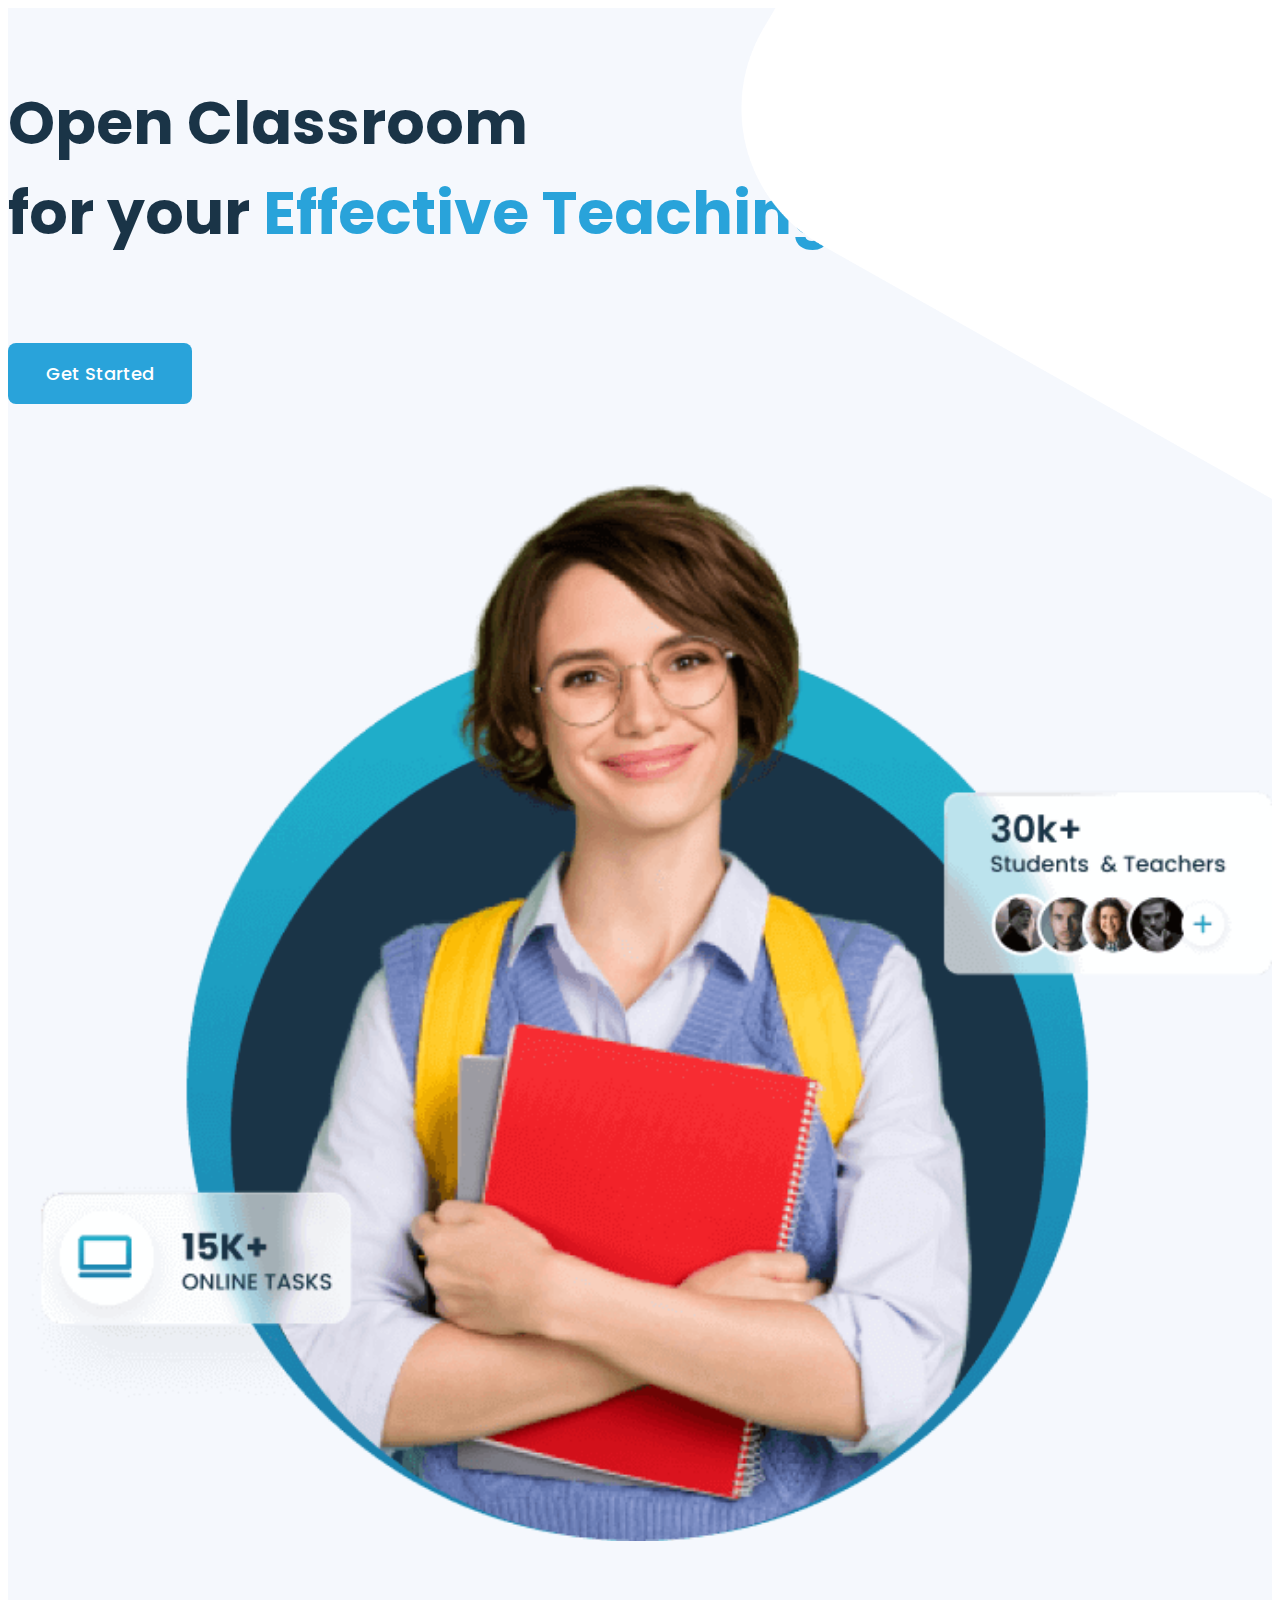
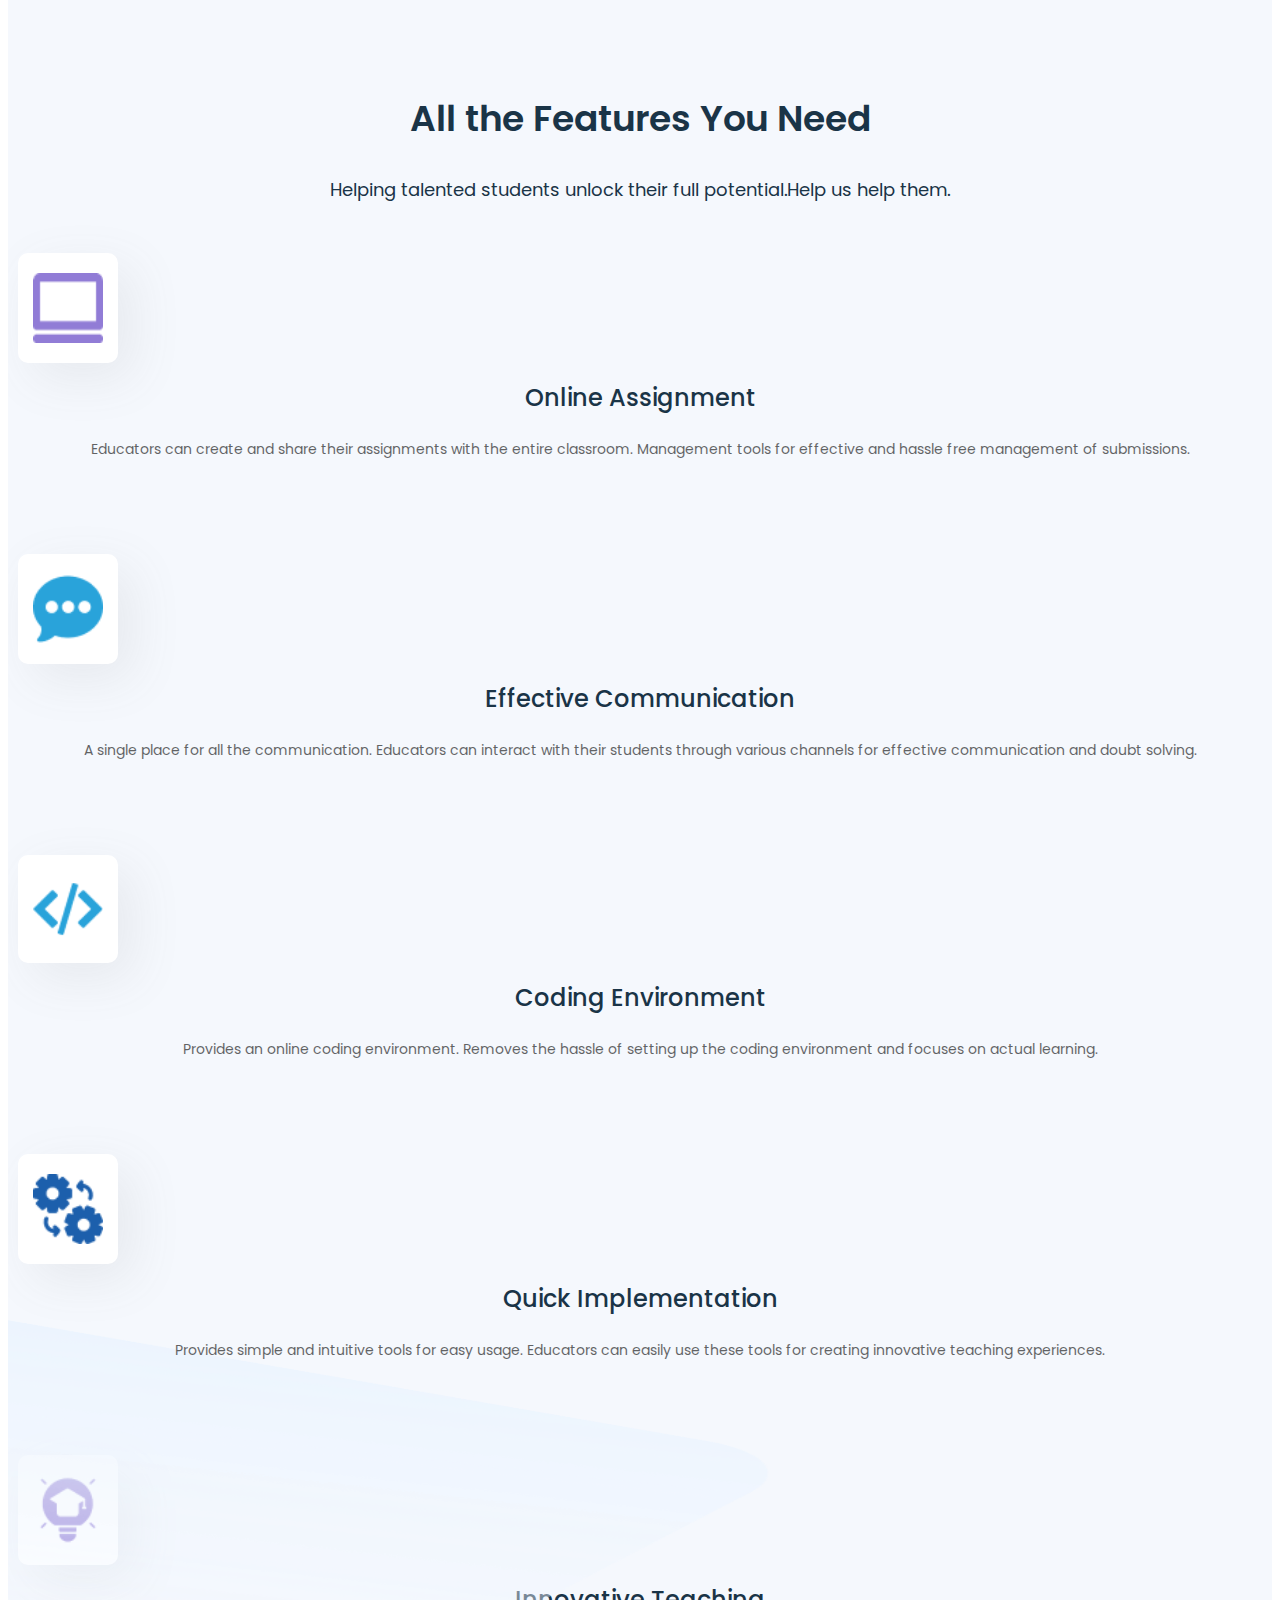
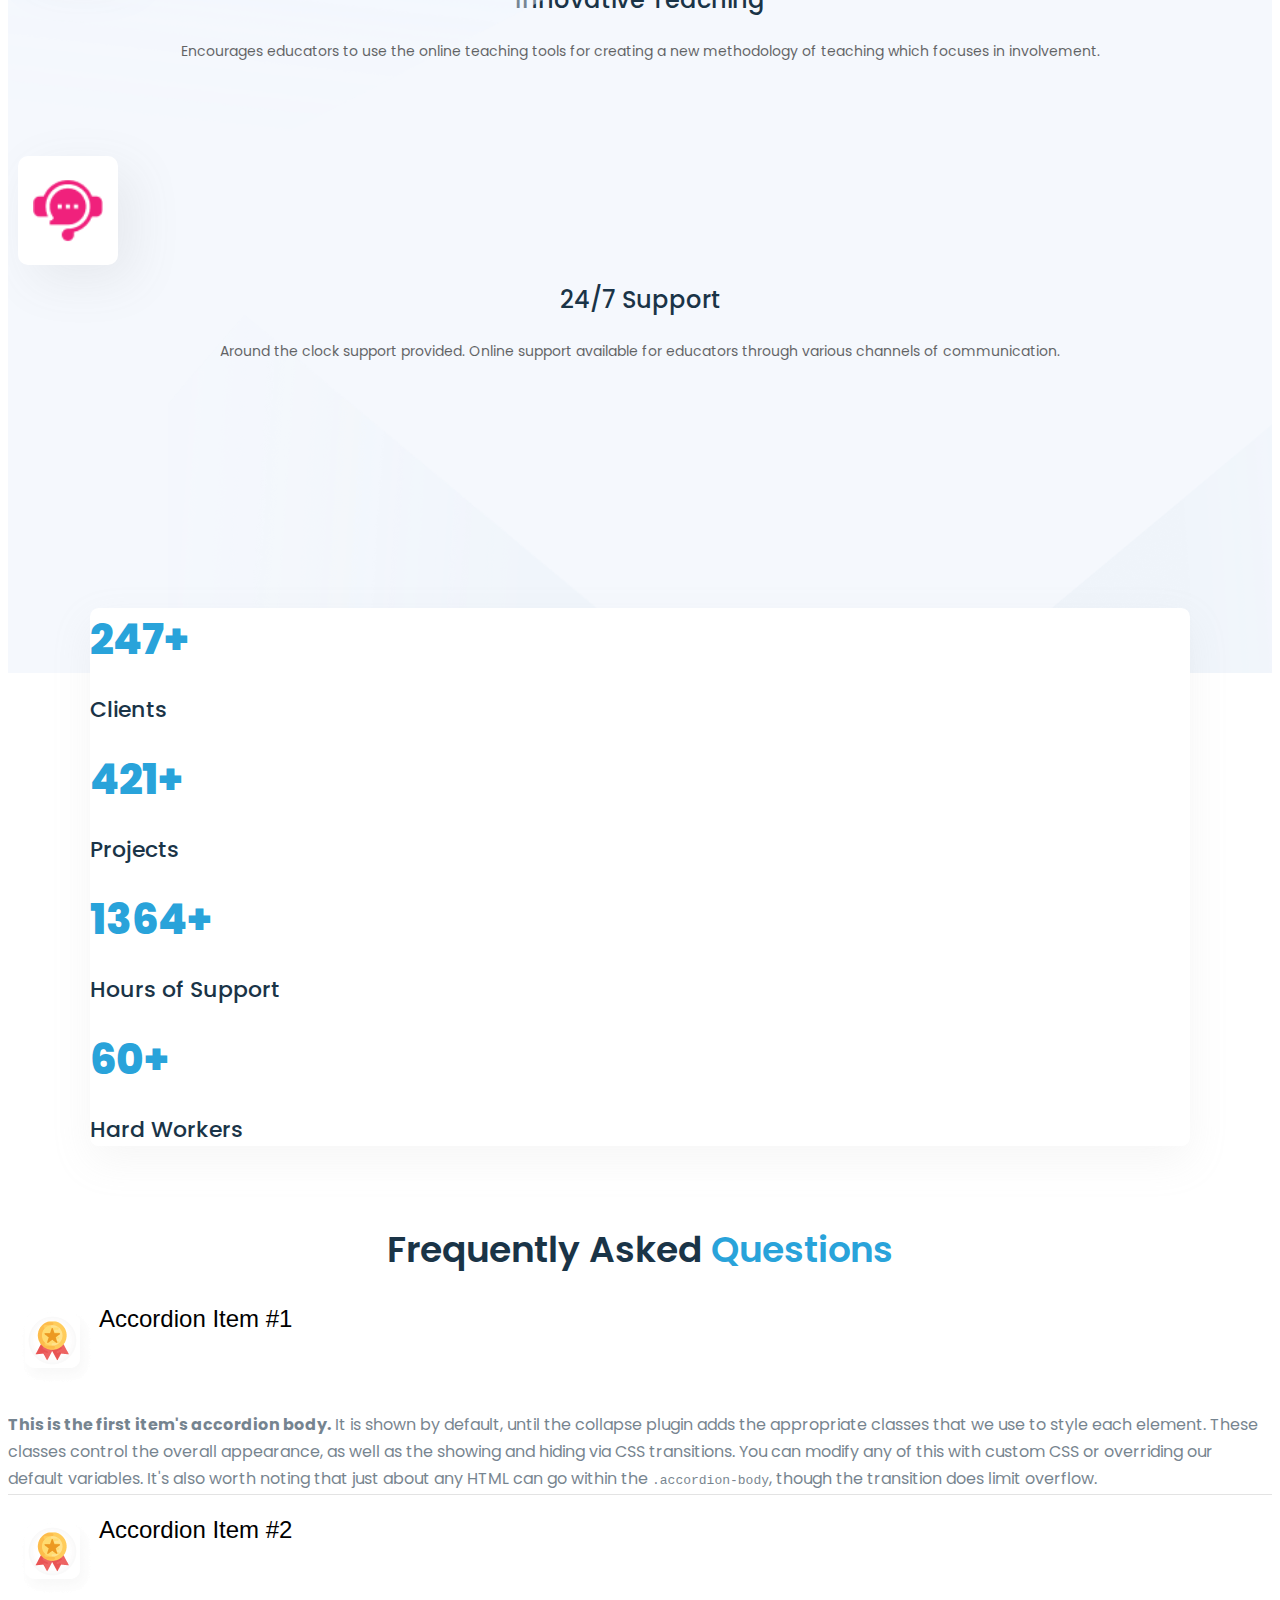
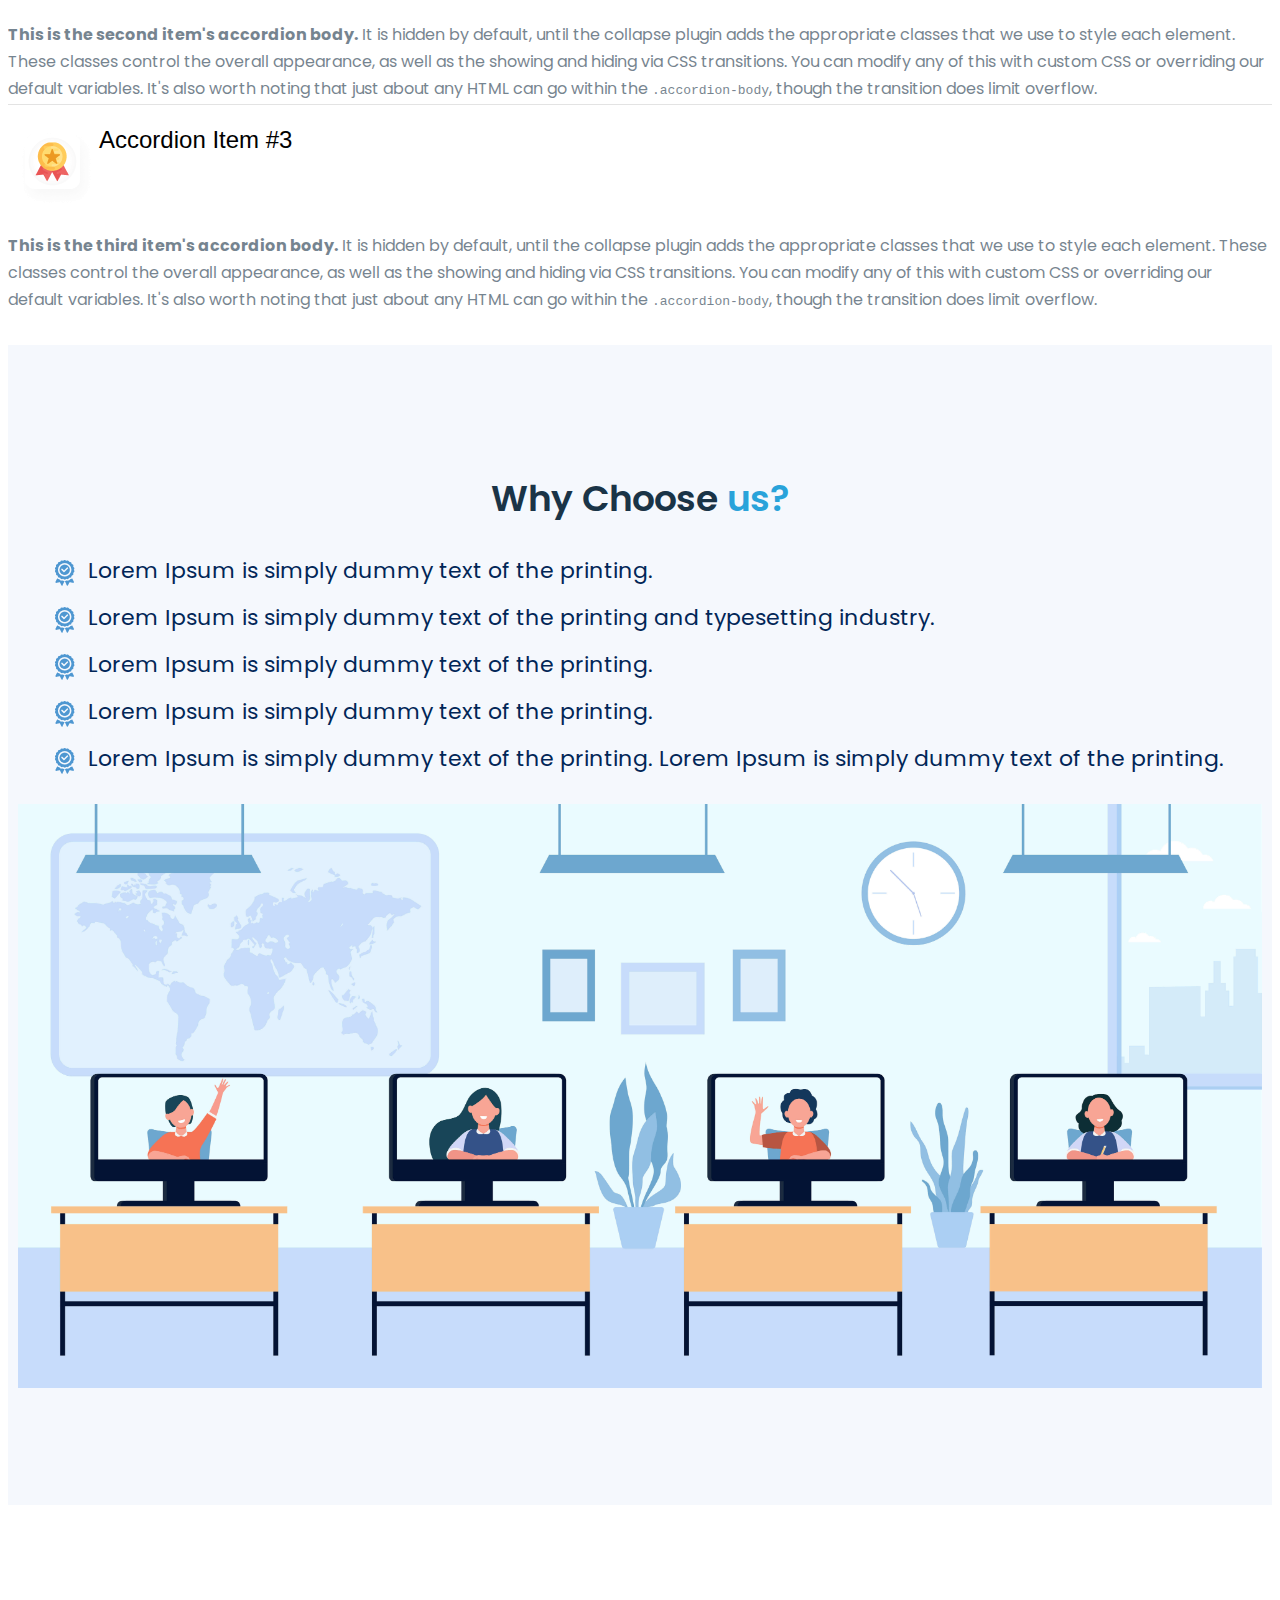
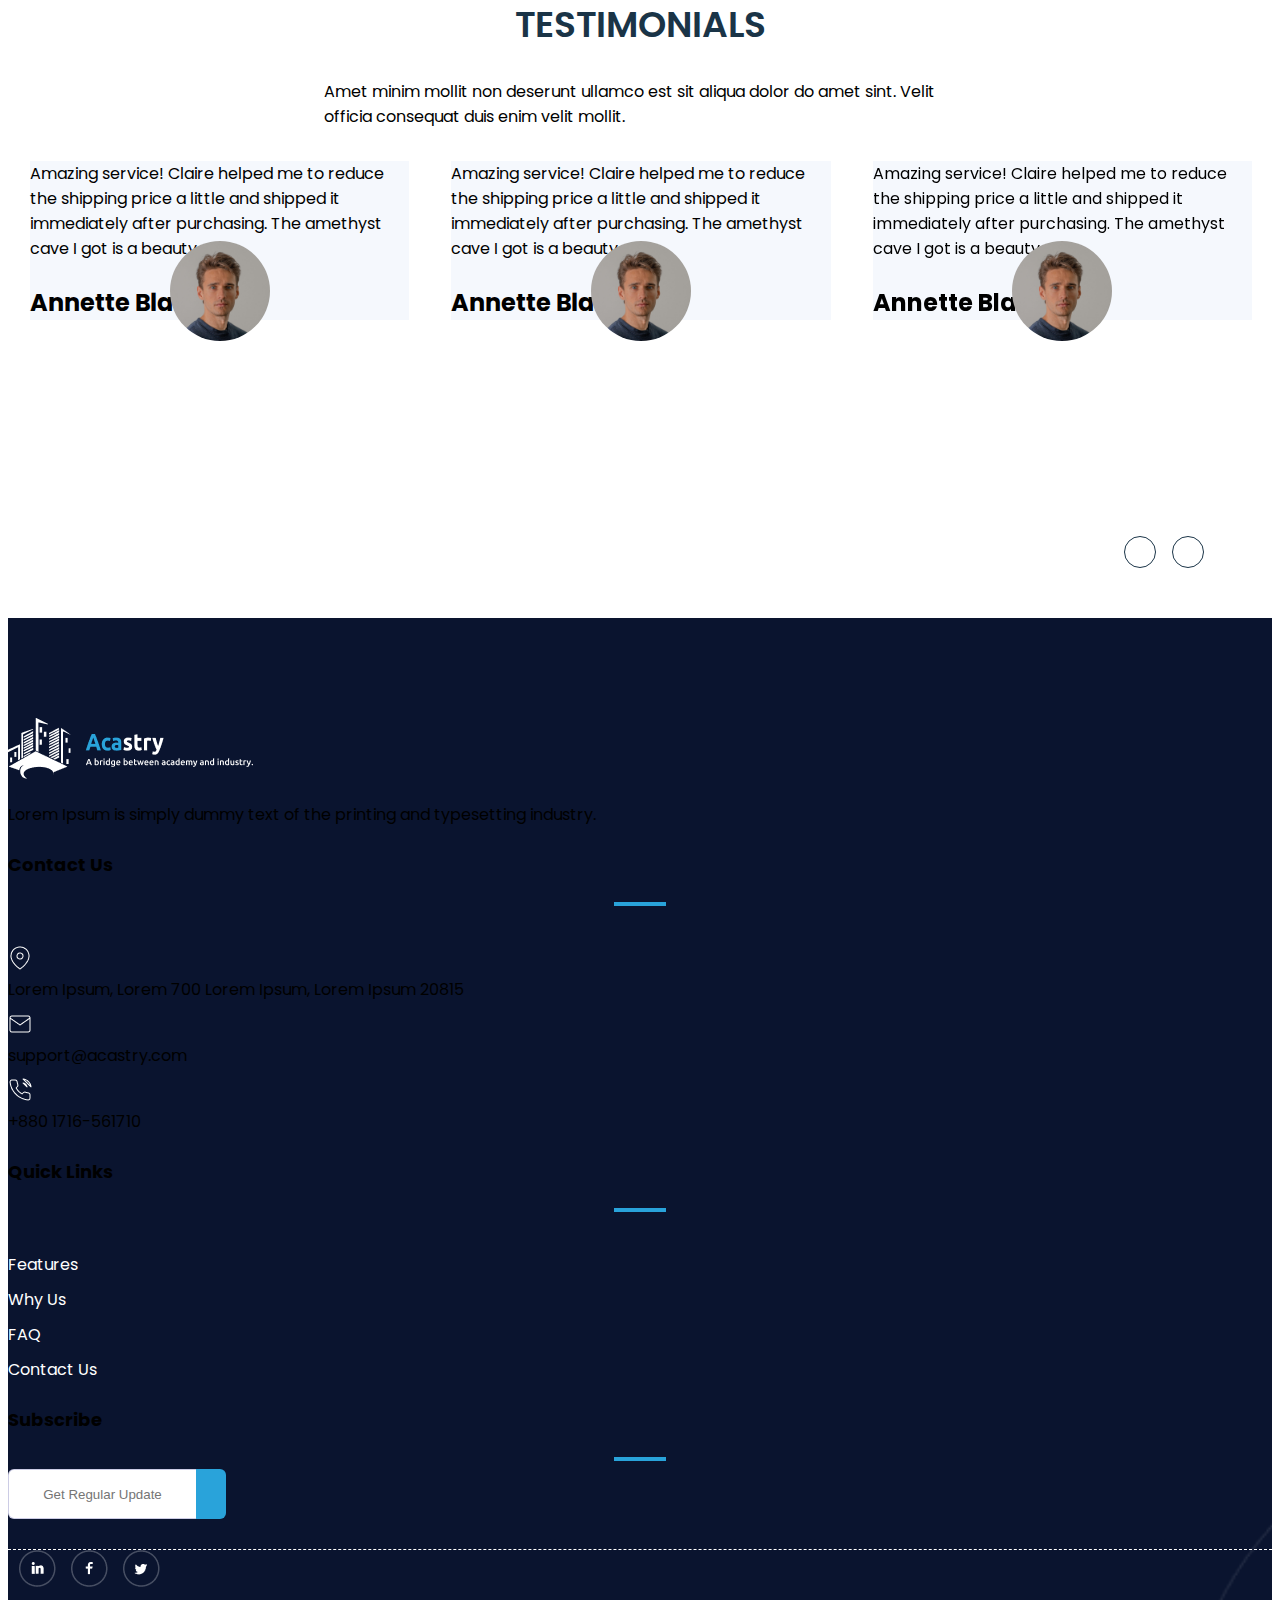
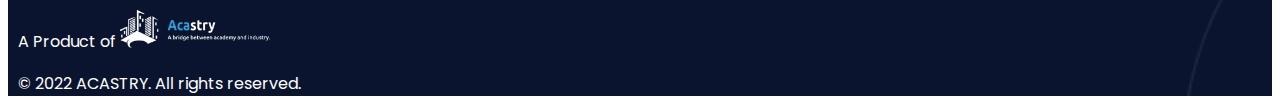
<file: classroom.html>
<!DOCTYPE html>
<html lang="en">

<head>
    <!-- Required meta tags -->
    <meta charset="utf-8" />
    <meta name="viewport" content="width=device-width, initial-scale=1" />

    <!-- Bootstrap CSS -->
    <link href="https://cdn.jsdelivr.net/npm/bootstrap@5.1.3/dist/css/bootstrap.min.css" rel="stylesheet"
        integrity="sha384-1BmE4kWBq78iYhFldvKuhfTAU6auU8tT94WrHftjDbrCEXSU1oBoqyl2QvZ6jIW3" crossorigin="anonymous" />
    <link rel="stylesheet" href="https://cdnjs.cloudflare.com/ajax/libs/font-awesome/6.1.1/css/all.min.css"
        integrity="sha512-KfkfwYDsLkIlwQp6LFnl8zNdLGxu9YAA1QvwINks4PhcElQSvqcyVLLD9aMhXd13uQjoXtEKNosOWaZqXgel0g=="
        crossorigin="anonymous" referrerpolicy="no-referrer" />
    <link rel="stylesheet" href="https://cdnjs.cloudflare.com/ajax/libs/font-awesome/5.15.4/css/all.min.css"
        integrity="sha512-KfkfwYDsLkIlwQp6LFnl8zNdLGxu9YAA1QvwINks4PhcElQSvqcyVLLD9aMhXd13uQjoXtEKNosOWaZqXgel0g=="
        crossorigin="anonymous" referrerpolicy="no-referrer" />

    <!-- owl carousel link -->
    <script src="https://code.jquery.com/jquery-3.6.0.min.js"
        integrity="sha256-/xUj+3OJU5yExlq6GSYGSHk7tPXikynS7ogEvDej/m4=" crossorigin="anonymous"></script>
    <script src="https://cdnjs.cloudflare.com/ajax/libs/OwlCarousel2/2.3.4/owl.carousel.min.js"
        integrity="sha512-bPs7Ae6pVvhOSiIcyUClR7/q2OAsRiovw4vAkX+zJbw3ShAeeqezq50RIIcIURq7Oa20rW2n2q+fyXBNcU9lrw=="
        crossorigin="anonymous" referrerpolicy="no-referrer"></script>
    <link rel="stylesheet" href="https://cdnjs.cloudflare.com/ajax/libs/OwlCarousel2/2.3.4/assets/owl.carousel.min.css"
        integrity="sha512-tS3S5qG0BlhnQROyJXvNjeEM4UpMXHrQfTGmbQ1gKmelCxlSEBUaxhRBj/EFTzpbP4RVSrpEikbmdJobCvhE3g=="
        crossorigin="anonymous" referrerpolicy="no-referrer" />


    <link rel="preconnect" href="https://fonts.googleapis.com">
    <link rel="preconnect" href="https://fonts.gstatic.com" crossorigin>
    <link href="https://fonts.googleapis.com/css2?family=Poppins&display=swap" rel="stylesheet">
    <link rel="stylesheet" href="assets/css/tawsifcss.css" />

    <title>Classroom</title>
</head>

<body>
    <!-- hero section starts -->
    <section class="classroom-hero-section">
        <div class="container container-fluid">
            <div class="row align-items-center justify-content-center">
                <div class="col-md-6 col-sm-12 mx-auto ">
                    <h1 class="tag-line">
                        Open Classroom <br />
                        for your <span>Effective Teaching!</span>
                    </h1>
                    <a id="get-started" href="#">Get Started</a>

                </div>
                <div class="col-md-6 col-sm-12 mx-auto model">
                    <img class="" src="assets/images/model.png" alt="">
                </div>
            </div>
        </div>
        <div class="rectangle-white">
            <img src="assets/images/rectangle-243.png" alt="">
        </div>
    </section>
    <!-- hero section ends -->

    <!-- features-section-starts -->
    <section class="classroom-features-section">
        <h2 class="tagline">All the Features You Need</h2>
        <p class="sub-tagline">Helping talented students unlock their full potential.Help us help them. </p>

        <div class="container container-fluid">
            <div class="row row-cols-1 row-cols-md-3 g-2">
                <div class="col">
                    <div class="card h-100">
                        <img src="assets/images/online-assignment-icon.png" class="card-img-top mx-auto p-3" alt="...">
                        <div class="card-body">
                            <h3 class="card-title">Online Assignment</h3>
                            <p class="card-text card-p">
                                Educators can create and share their
                                assignments with the entire classroom. Management tools for effective and
                                hassle free management of submissions.
                            </p>
                        </div>
                    </div>
                </div>
                <div class="col">
                    <div class="card h-100">
                        <img src="assets/images/effective-comm-icon.png" class="card-img-top mx-auto p-3" alt="...">
                        <div class="card-body">
                            <h3 class="card-title">Effective Communication</h3>
                            <p class="card-text card-p">
                                A single place for all the communication. Educators can interact with their students
                                through various channels for effective communication and doubt solving.
                            </p>
                        </div>
                    </div>
                </div>
                <div class="col">
                    <div class="card h-100">
                        <img src="assets/images/code-env-icon.png" class="card-img-top mx-auto p-3" alt="...">
                        <div class="card-body">
                            <h3 class="card-title">Coding Environment</h3>
                            <p class="card-text card-p">
                                Provides an online coding environment. Removes the hassle of setting up the coding
                                environment and focuses on actual learning.
                            </p>
                        </div>
                    </div>
                </div>
                <div class="col">
                    <div class="card h-100">
                        <img src="assets/images/quick-implementation-icon.png" class="card-img-top mx-auto p-3"
                            alt="...">
                        <div class="card-body">
                            <h3 class="card-title">Quick Implementation</h3>
                            <p class="card-text card-p">
                                Provides simple and intuitive tools for easy usage. Educators can easily use these tools
                                for creating innovative teaching experiences.
                            </p>
                        </div>
                    </div>
                </div>
                <div class="col">
                    <div class="card h-100">
                        <img src="assets/images/innovation-icon.png" class="card-img-top mx-auto p-3" alt="...">
                        <div class="card-body">
                            <h3 class="card-title">Innovative Teaching</h3>
                            <p class="card-text card-p">
                                Encourages educators to use the online teaching tools for creating a new methodology of
                                teaching which focuses in involvement.
                            </p>
                        </div>
                    </div>
                </div>
                <div class="col">
                    <div class="card h-100">
                        <img src="assets/images/support1.png" class="card-img-top mx-auto p-3" alt="...">
                        <div class="card-body">
                            <h3 class="card-title">24/7 Support</h3>
                            <p class="card-text card-p">
                                Around the clock support provided. Online support available for educators through
                                various channels of communication.
                            </p>
                        </div>
                    </div>
                </div>
            </div>
        </div>

        <div class="rectangle1">
            <img src="assets/images/rectangle245.png" alt="">
        </div>
        <div class="rectangle2">
            <img src="assets/images/rectangle246.png" alt="">
        </div>

        <div class="rectangle3">
            <img src="/assets/images/rectangle247.png" alt="">
        </div>
    </section>
    <!-- features-section-ends -->
    <!-- faq section starts -->

    <section class="faq-section">
        <div class="statistics-container">
            <div class="row row-cols-1 row-cols-md-4 g-4 text-center align-items-center">
                <div class="col">
                    <h2 class="statistics-number">247+</h2>
                    <p class="statistics-label">Clients</p>
                </div>
                <div class="col">
                    <h2 class="statistics-number">421+</h2>
                    <p class="statistics-label">Projects</p>
                </div>
                <div class="col">
                    <h2 class="statistics-number">1364+</h2>
                    <p class="statistics-label">Hours of Support</p>
                </div>
                <div class="col">
                    <h2 class="statistics-number">60+</h2>
                    <p class="statistics-label">Hard Workers</p>
                </div>
            </div>
        </div>
        <h2 class="tagline">
            Frequently Asked <span>Questions</span>
        </h2>
        <div class="container mt-5">
            <div class="accordion" id="accordionExample">
                <div class="accordion-item">
                    <h2 class="accordion-header" id="headingOne">
                        <button class="accordion-button" type="button" data-bs-toggle="collapse"
                            data-bs-target="#collapseOne" aria-expanded="true" aria-controls="collapseOne">
                            <img src="/assets/images/Group1867.png" alt="">
                            Accordion Item #1
                        </button>
                    </h2>
                    <div id="collapseOne" class="accordion-collapse collapse show" aria-labelledby="headingOne"
                        data-bs-parent="#accordionExample">
                        <div class="accordion-body">
                            <strong>This is the first item's accordion body.</strong> It is shown by default, until the
                            collapse plugin adds the appropriate classes that we use to style each element. These
                            classes control the overall appearance, as well as the showing and hiding via CSS
                            transitions. You can modify any of this with custom CSS or overriding our default variables.
                            It's also worth noting that just about any HTML can go within the
                            <code>.accordion-body</code>, though the transition does limit overflow.
                        </div>
                    </div>
                </div>
                <div class="accordion-item">
                    <h2 class="accordion-header" id="headingTwo">
                        <button class="accordion-button collapsed" type="button" data-bs-toggle="collapse"
                            data-bs-target="#collapseTwo" aria-expanded="false" aria-controls="collapseTwo">
                            <img src="/assets/images/Group1867.png" alt="">
                            Accordion Item #2
                        </button>
                    </h2>
                    <div id="collapseTwo" class="accordion-collapse collapse" aria-labelledby="headingTwo"
                        data-bs-parent="#accordionExample">
                        <div class="accordion-body">
                            <strong>This is the second item's accordion body.</strong> It is hidden by default, until
                            the collapse plugin adds the appropriate classes that we use to style each element. These
                            classes control the overall appearance, as well as the showing and hiding via CSS
                            transitions. You can modify any of this with custom CSS or overriding our default variables.
                            It's also worth noting that just about any HTML can go within the
                            <code>.accordion-body</code>, though the transition does limit overflow.
                        </div>
                    </div>
                </div>
                <div class="accordion-item">
                    <h2 class="accordion-header" id="headingThree">

                        <button class="accordion-button collapsed" type="button" data-bs-toggle="collapse"
                            data-bs-target="#collapseThree" aria-expanded="false" aria-controls="collapseThree">
                            <img src="/assets/images/Group1867.png" alt="">
                            Accordion Item #3
                        </button>
                    </h2>
                    <div id="collapseThree" class="accordion-collapse collapse" aria-labelledby="headingThree"
                        data-bs-parent="#accordionExample">
                        <div class="accordion-body">
                            <strong>This is the third item's accordion body.</strong> It is hidden by default, until the
                            collapse plugin adds the appropriate classes that we use to style each element. These
                            classes control the overall appearance, as well as the showing and hiding via CSS
                            transitions. You can modify any of this with custom CSS or overriding our default variables.
                            It's also worth noting that just about any HTML can go within the
                            <code>.accordion-body</code>, though the transition does limit overflow.
                        </div>
                    </div>
                </div>
            </div>
        </div>

    </section>
    <!-- faq section ends -->

    <section class="why-us-section ">
        <h2 class="tagline">
            Why Choose<span> us?</span>
        </h2>
        <div class="container mt-5">
            <div class="row align-items-center">
                <div class="col-12 col-md-6 ">
                    <ul>
                        <li>

                            Lorem Ipsum is simply dummy text of the printing.
                        </li>
                        <li>

                            Lorem Ipsum is simply dummy text of the printing and typesetting industry.
                        </li>
                        <li>

                            Lorem Ipsum is simply dummy text of the printing.
                        </li>
                        <li>

                            Lorem Ipsum is simply dummy text of the printing.
                        </li>
                        <li>
                            Lorem Ipsum is simply dummy text of the printing.
                            Lorem Ipsum is simply dummy text of the printing.
                        </li>
                    </ul>
                </div>
                <div class="col-12 col-md-6 why-us-image">
                    <!-- <img src="/assets/images/laptop.png" alt=""> -->
                    <img src="/assets/images/school-children attending-distance-class.jpg" alt="">
                </div>
            </div>
        </div>
    </section>

    <!-- testimonial_section starts -->
    <div class="testimonial_section text-center">
        <h2 class="tag-line">TESTIMONIALS</h2>

        <p class="content">Amet minim mollit non deserunt ullamco est sit aliqua dolor do amet sint. Velit officia
            consequat duis enim velit mollit. </p>

        <div class="testimonials container owl-carousel owl-theme">
            <div class="card testimonial_card item">
                <div class="card-body">
                    <!-- <span class="quote">“</span> -->
                    <p class="content">Amazing service! Claire helped me to reduce the
                        shipping price a little and
                        shipped it immediately after purchasing. The amethyst cave I got is a beauty.</p>
                    <h2>Annette Black</h2>
                </div>
                <div class="card_image_container">
                    <img class="" src="/assets/images/common_image.png" alt="Card image cap">
                </div>
            </div>
            <div class="card testimonial_card item">
                <div class="card-body">

                    <p class="content">Amazing service! Claire helped me to reduce the
                        shipping price a little and
                        shipped it immediately after purchasing. The amethyst cave I got is a beauty.</p>
                    <h2>Annette Black</h2>
                </div>
                <div class="card_image_container">
                    <img class="" src="/assets/images/common_image.png" alt="Card image cap">
                </div>
            </div>
            <div class="card testimonial_card item">
                <div class="card-body">
                    <p class="content">Amazing service! Claire helped me to reduce the
                        shipping price a little and
                        shipped it immediately after purchasing. The amethyst cave I got is a beauty.</p>

                    <h2>Annette Black</h2>
                </div>
                <div class="card_image_container">
                    <img class="" src="/assets/images/common_image.png" alt="Card image cap">
                </div>
            </div>
            <div class="card testimonial_card item">
                <div class="card-body">
                    <p class="content">Amazing service! Claire helped me to reduce the
                        shipping price a little and
                        shipped it immediately after purchasing. The amethyst cave I got is a beauty.</p>

                    <h2>Annette Black</h2>
                </div>
                <div class="card_image_container">
                    <img class="" src="/assets/images/common_image.png" alt="Card image cap">
                </div>
            </div>
            <div class="card testimonial_card item">
                <div class="card-body">
                    <p class="content">Amazing service! Claire helped me to reduce the
                        shipping price a little and
                        shipped it immediately after purchasing. The amethyst cave I got is a beauty.</p>

                    <h2>Annette Black</h2>
                </div>
                <div class="card_image_container">
                    <img class="" src="/assets/images/common_image.png" alt="Card image cap">
                </div>
            </div>

        </div>
    </div>
    <!-- testimonial_section ends -->
    <footer>
        <div class="container">
            <div class="row row-cols-1 row-cols-md-4 g-4 text-white">
                <div class="col"><img class="footer-logo" src="/assets/images/footer-logo.png" alt="">
                    <p class="mt-3">Lorem Ipsum is simply dummy text of the printing and typesetting industry.</p>
                </div>
                <div class="col contact-us">
                    <h4>Contact Us</h4>
                    <hr class="footer-header-line">
                    <ul>
                        <li class="row">
                            <div class="col-2"><img src="/assets/images/map-marker-icon.png" alt=""></div>
                            <div class="col-8">Lorem Ipsum, Lorem 700
                                Lorem Ipsum, Lorem Ipsum 20815</div>
                        </li>
                        <li class="row">
                            <div class="col-2"><img src="/assets/images/email-icon.png" alt=""></div>
                            <div class="col-8">support@acastry.com</div>
                        </li>
                        <li class="row">
                            <div class="col-2"><img src="/assets/images/phone-icon.png" alt=""></div>
                            <div class="col-8">+880 1716-561710</div>
                        </li>
                    </ul>
                </div>
                <div class="col quick-links">
                    <h4>Quick Links</h4>
                    <hr class="footer-header-line">
                    <ul>
                        <li><a href="#">Features</a></li>
                        <li><a href="#">Why Us</a></li>
                        <li><a href="#">FAQ</a></li>
                        <li><a href="#">Contact Us</a></li>
                    </ul>
                </div>
                <div class="col">
                    <h4>Subscribe</h4>
                    <hr class="footer-header-line">
                    <form>
                        <div class="footer-form">
                            <input type="email" class="form-control" id="exampleInputEmail1"
                                aria-describedby="emailHelp" placeholder="Get Regular Update">
                            <button type="submit" class=""><i class="fas fa-long-arrow-right"></i></button>
                        </div>
                    </form>
                </div>
            </div>
        </div>
        <div class="lower-footer">
            <div class="container">
                <div class="row row-cols-1 row-cols-md-3 g-4  align-items-center">
                    <div class="col social-icon">
                        <a href="#">
                            <img src="/assets/images/Linkedin.png" alt="">
                        </a>
                        <a href="#/">
                            <img src="/assets/images/facebook.png" alt="">
                        </a>
                        <a href="#">
                            <img src="/assets/images/Twitter.png" alt="">
                        </a>
                    </div>
                    <div class="col">
                        <p>A Product of <img class="lower-logo" src="/assets/images/footer-logo.png" alt=""></p>
                    </div>
                    <div class="col">
                        <p>© 2022 ACASTRY. All rights reserved.</p>
                    </div>
                </div>
            </div>
        </div>
    </footer>

    <script>
        $('.testimonials').owlCarousel({
            loop: true,
            // marginRight: '20px',
            responsiveClass: true,
            nav: true,
            navText: ['<div id="carousel_nav"><i class="fa-solid fa-angle-left common_carousel_previous"></i>',
                '<i class="fa-solid fa-angle-right common_carousel_next"></i></div>'
            ],
            responsive: {
                0: {
                    items: 1,
                },
                600: {
                    items: 2,

                },
                850: {
                    items: 2,
                },
                1100: {
                    items: 3,
                }
            }
        });
    </script>
    <!-- Option 1: Public Bootstrap Bundle with Popper -->
    <script src="https://cdn.jsdelivr.net/npm/bootstrap@5.1.3/dist/js/bootstrap.bundle.min.js"
        integrity="sha384-ka7Sk0Gln4gmtz2MlQnikT1wXgYsOg+OMhuP+IlRH9sENBO0LRn5q+8nbTov4+1p" crossorigin="anonymous">
    </script>
</body>

</html>
</file>
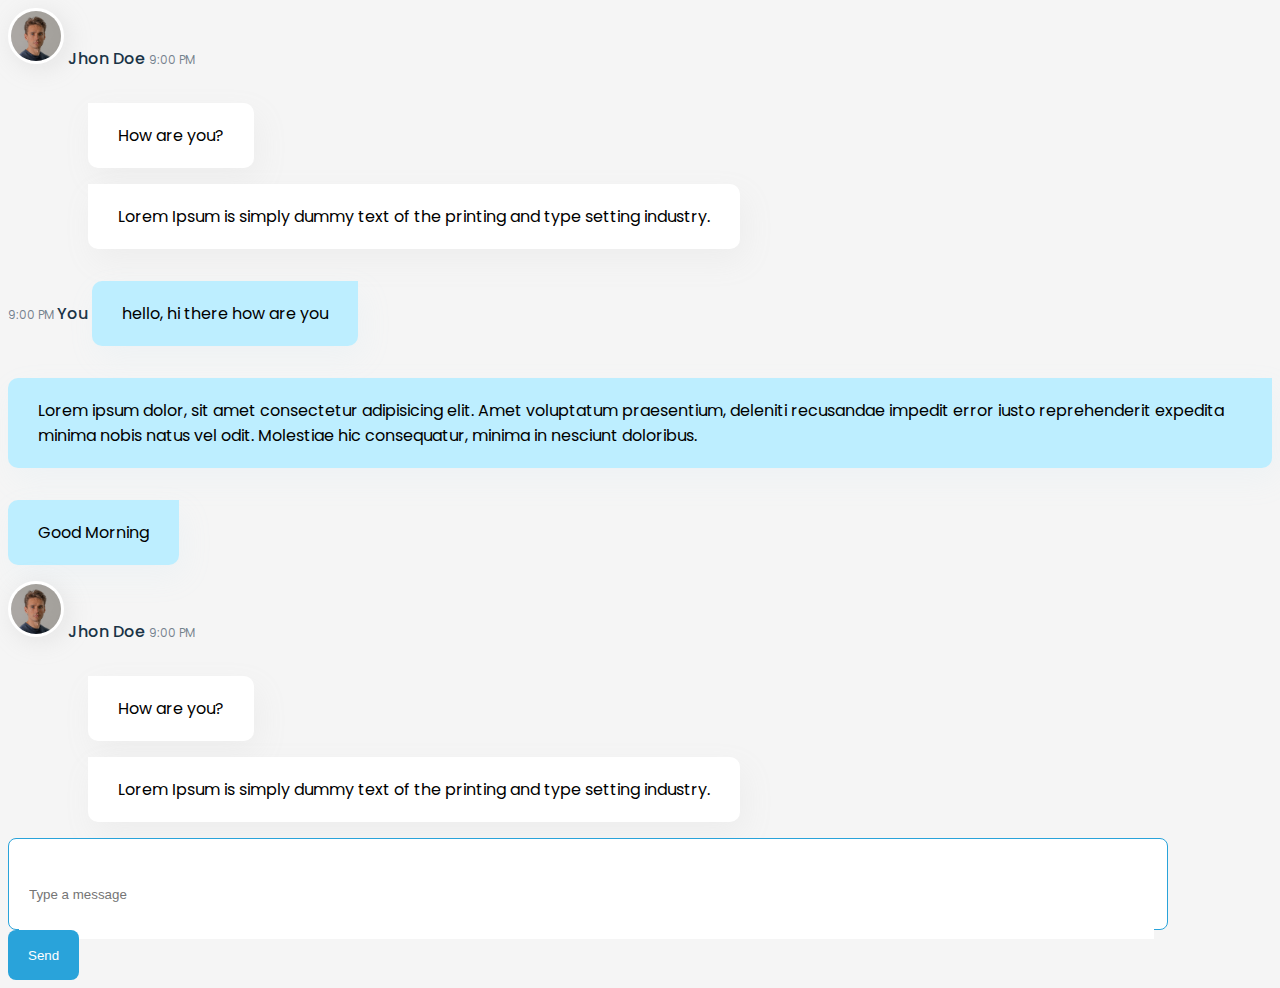
<file: discussion.html>
<!DOCTYPE html>
<html lang="en">

<head>
    <!-- Required meta tags -->
    <meta charset="utf-8" />
    <meta name="viewport" content="width=device-width, initial-scale=1" />

    <!-- Bootstrap CSS -->
    <link href="https://cdn.jsdelivr.net/npm/bootstrap@5.1.3/dist/css/bootstrap.min.css" rel="stylesheet"
        integrity="sha384-1BmE4kWBq78iYhFldvKuhfTAU6auU8tT94WrHftjDbrCEXSU1oBoqyl2QvZ6jIW3" crossorigin="anonymous" />
    <link rel="stylesheet" href="https://cdnjs.cloudflare.com/ajax/libs/font-awesome/6.1.1/css/all.min.css"
        integrity="sha512-KfkfwYDsLkIlwQp6LFnl8zNdLGxu9YAA1QvwINks4PhcElQSvqcyVLLD9aMhXd13uQjoXtEKNosOWaZqXgel0g=="
        crossorigin="anonymous" referrerpolicy="no-referrer" />
    <link rel="stylesheet" href="https://cdnjs.cloudflare.com/ajax/libs/font-awesome/5.15.4/css/all.min.css"
        integrity="sha512-KfkfwYDsLkIlwQp6LFnl8zNdLGxu9YAA1QvwINks4PhcElQSvqcyVLLD9aMhXd13uQjoXtEKNosOWaZqXgel0g=="
        crossorigin="anonymous" referrerpolicy="no-referrer" />


    <link rel="preconnect" href="https://fonts.googleapis.com">
    <link rel="preconnect" href="https://fonts.gstatic.com" crossorigin>
    <link href="https://fonts.googleapis.com/css2?family=Poppins&display=swap" rel="stylesheet">
    <link rel="stylesheet" href="assets/css/discussion.css" />

    <title>Discussion</title>
</head>

<body>
    <section class="p-4">
        <div class="container">

            <!-- chat messages -->

            <!-- opposite side -->
            <div class="text-start">
                <img class="sender-profile-image" src="/assets/images/common_image.png" alt="">
                <p class="sender-name">Jhon Doe <span class="sending-time">9:00 PM</span></p>

                <p class="sender-message">How are you?</p>
                <p class="sender-message">Lorem Ipsum is simply dummy text of the printing and type setting industry.
                </p>
            </div>
            <!-- opposite side -->

            <!-- self side -->
            <div class="text-end">
                <p class="sender-name d-block"><span class="sending-time">9:00 PM </span>You</p>
                <p class="self-message">
                    hello, hi there how are you
                </p>
                <p class="self-message">
                    Lorem ipsum dolor, sit amet consectetur adipisicing elit. Amet voluptatum praesentium, deleniti
                    recusandae impedit error iusto reprehenderit expedita minima nobis natus vel odit. Molestiae hic
                    consequatur, minima in nesciunt doloribus.
                </p>
                <p class="self-message">
                    Good Morning
                </p>
            </div>
            <!-- self side -->

            <!-- opposite side -->
            <div class="text-start">
                <img class="sender-profile-image" src="/assets/images/common_image.png" alt="">
                <p class="sender-name">Jhon Doe <span class="sending-time">9:00 PM</span></p>

                <p class="sender-message">How are you?</p>
                <p class="sender-message">Lorem Ipsum is simply dummy text of the printing and type setting industry.
                </p>
            </div>
            <!-- opposite side -->
            <!-- chat messages -->

            <!-- chat typing area -->
            <form class="d-flex justify-content-between align-content-center mt-5">
                <div class="chat-type">
                    <input type="text" placeholder="Type a message">
                    <i class="fa-sharp fa-solid fa-arrow-up-from-bracket"></i>

                </div>
                <button id="send-button">Send</button>
            </form>
            <!-- chat typing area -->
        </div>
        </div>

    </section>
</body>

</html>
</file>
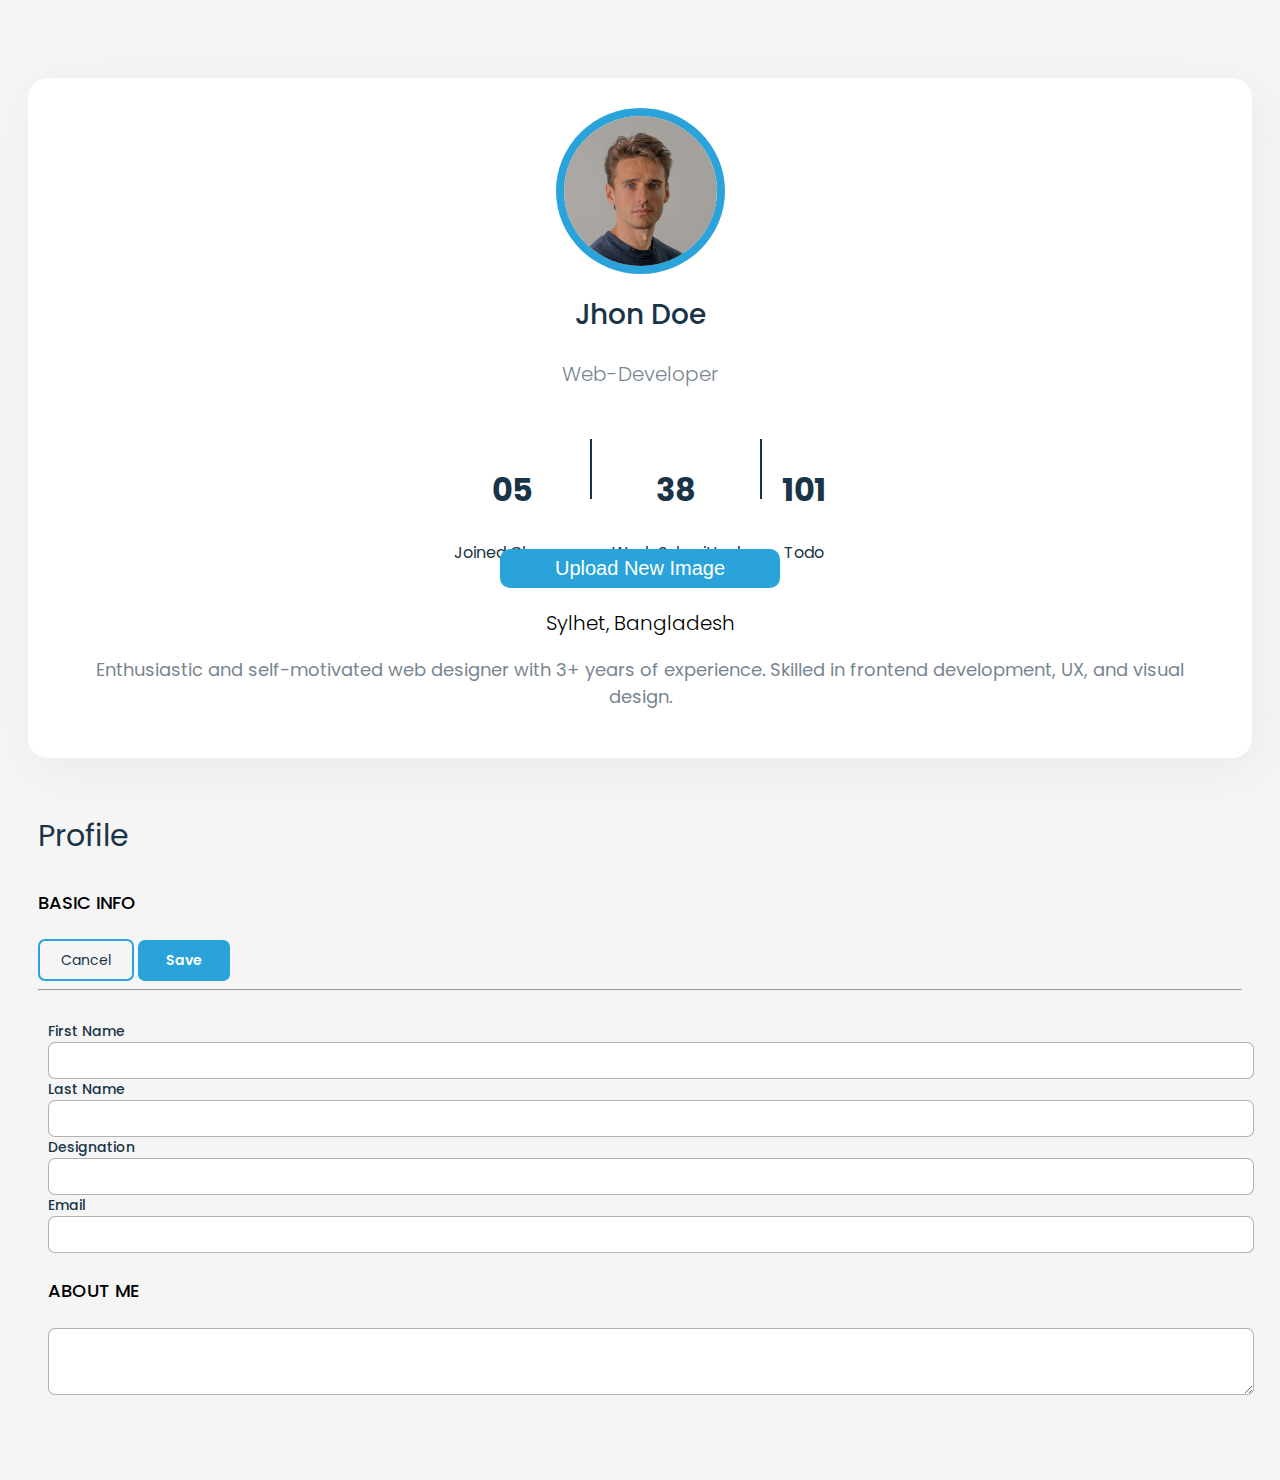
<file: profile.html>
<!DOCTYPE html>
<html lang="en">

<head>
    <!-- Required meta tags -->
    <meta charset="utf-8" />
    <meta name="viewport" content="width=device-width, initial-scale=1" />

    <!-- Bootstrap CSS -->
    <link href="https://cdn.jsdelivr.net/npm/bootstrap@5.1.3/dist/css/bootstrap.min.css" rel="stylesheet"
        integrity="sha384-1BmE4kWBq78iYhFldvKuhfTAU6auU8tT94WrHftjDbrCEXSU1oBoqyl2QvZ6jIW3" crossorigin="anonymous" />
    <link rel="stylesheet" href="https://cdnjs.cloudflare.com/ajax/libs/font-awesome/6.1.1/css/all.min.css"
        integrity="sha512-KfkfwYDsLkIlwQp6LFnl8zNdLGxu9YAA1QvwINks4PhcElQSvqcyVLLD9aMhXd13uQjoXtEKNosOWaZqXgel0g=="
        crossorigin="anonymous" referrerpolicy="no-referrer" />
    <link rel="stylesheet" href="https://cdnjs.cloudflare.com/ajax/libs/font-awesome/5.15.4/css/all.min.css"
        integrity="sha512-KfkfwYDsLkIlwQp6LFnl8zNdLGxu9YAA1QvwINks4PhcElQSvqcyVLLD9aMhXd13uQjoXtEKNosOWaZqXgel0g=="
        crossorigin="anonymous" referrerpolicy="no-referrer" />


    <link rel="preconnect" href="https://fonts.googleapis.com">
    <link rel="preconnect" href="https://fonts.gstatic.com" crossorigin>
    <link href="https://fonts.googleapis.com/css2?family=Poppins&display=swap" rel="stylesheet">
    <link rel="stylesheet" href="assets/css/profile.css" />

    <title>Profile</title>
</head>

<body>

    <section class="container profile-main-parent">
        <div class="row row-cols-1 row-cols-md-2 justify-content-around ">
            <!-- profile-details starts -->
            <div class="col">
                <div class="profile-details">
                    <img src="/assets/images/common_image.png" alt="">

                    <h2 class="profile-name">Jhon Doe</h2>
                    <p class="profile-holder-occupation">Web-Developer</p>


                    <div class="profile-statistics">
                        <div>
                            <h2>05</h2>
                            <p>Joined Classes</p>
                        </div>
                        <div>
                            <h2>38</h2>
                            <p>Work Submitted</p>
                        </div>
                        <div>
                            <h2>101</h2>
                            <p>Todo</p>
                        </div>
                    </div>
                    <div class="btn-upload">
                        <input type="file" name="fileupload">
                        <button class="btn">Upload New Image</button>
                    </div>
                    <h2 class="profile-address">
                        Sylhet, Bangladesh
                    </h2>
                    <p class="profile-description">
                        Enthusiastic and self-motivated web designer with 3+ years of experience. Skilled in frontend
                        development, UX, and visual design.
                    </p>
                </div>
            </div>
            <!-- profile-details starts -->
            <!-- profile-form-section-starts -->
            <div class="col align-items-start">
                <div class="profile-form">
                    <h2>Profile</h2>
                    <div class="d-flex justify-content-between align-items-center">
                        <h4>BASIC INFO</h4>
                        <div>
                            <a href="" id="cancel-form">Cancel</a>
                            <a href="" id="save-form">Save</a>
                        </div>
                    </div>

                    <hr style="background-color: #00000073;">

                    <div class="profile-form">
                        <form action="/action_page.php">
                            <div class="d-flex justify-content-between">

                                <div>
                                    <label for="fname">First Name</label>
                                    <input type="text" id="fname" name="firstname" placeholder="">
                                </div>

                                <div class="ms-2">
                                    <label for="lname">Last Name</label>
                                    <input type="text" id="lname" name="lastname" placeholder="">
                                </div>
                            </div>

                            <label for="des" class="mt-3">Designation</label>
                            <input type="text" id="des" name="designation" placeholder="">
                            <label for="email" class="mt-3">Email</label>
                            <input type="email" id="email" name="email" placeholder="">

                            <h4 class="mt-4">ABOUT ME</h4>
                            <textarea rows="3"></textarea>
                        </form>
                    </div>
                </div>
            </div>
            <!-- profile-form-section-ends -->
        </div>
    </section>


    <!-- Option 1: Public Bootstrap Bundle with Popper -->
    <script src="https://cdn.jsdelivr.net/npm/bootstrap@5.1.3/dist/js/bootstrap.bundle.min.js"
        integrity="sha384-ka7Sk0Gln4gmtz2MlQnikT1wXgYsOg+OMhuP+IlRH9sENBO0LRn5q+8nbTov4+1p" crossorigin="anonymous">
    </script>
</body>

</html>
</file>
<file: assets/css/tawsifcss.css>
@import url("https://fonts.googleapis.com/css?family=Poppins:200,300,400,500,600,700,800,900&display=swap");

:root {
    --primary-background-color: #F5F8FD;
    --primary-font-color: #1A3447;
    --secondary-color: #29A3DA;
}



body {
    font-family: "poppins";
}

.classroom-hero-section {
    background-color: var(--primary-background-color);
    padding: 30px 0;
    position: relative;

    z-index: 3;

}

.classroom-hero-section .model {
    z-index: 3;

}

.classroom-hero-section .model img {
    width: 100%;
    display: block;
    margin: 0 auto;

}

.classroom-hero-section h1.tag-line {
    font-weight: 700;
    font-size: 60px;
    color: var(--primary-font-color);
}

.classroom-hero-section h1.tag-line span {
    color: var(--secondary-color);
}

.classroom-hero-section a#get-started {
    font-family: 'poppins';
    font-weight: 500;
    font-size: 18px;
    background-color: var(--secondary-color);
    color: #fff;
    border: none;
    border-radius: 8px;
    padding: 17px 38px;
    margin-top: 45px;
    text-decoration: none;
    display: inline-block;
    margin-bottom: 40px;
}

.classroom-hero-section .row {
    justify-content: center;
    align-items: center;
}

.classroom-hero-section .rectangle-white {
    /* position: absolute;
    top: -136px;
    right: -217px;
    z-index: 1; */
}

.classroom-hero-section .rectangle-white img {
    width: 42%;
    position: absolute;
    top: -217px;
    right: 0px;
    z-index: 1;
}

.classroom-features-section {
    background-color: var(--primary-background-color);
    padding-top: 40px;
    position: relative;
    overflow: hidden;

}

.classroom-features-section h2.tagline {
    color: var(--primary-font-color);
    text-align: center;
    font-weight: 600;
    font-size: 36px;
    margin-top: 80px;
}

.classroom-features-section p.sub-tagline {
    color: var(--primary-font-color);
    text-align: center;
    font-size: 18px;
}

.classroom-features-section .card {
    border-radius: 15px;
    padding: 30px 10px;
    border: none;
    margin-top: 20px;
    transition: .3s;

}

.classroom-features-section .card:hover {
    box-shadow: 35px 40px 100px rgb(31 175 203 / 10%);
    transform: scale(0.98);
}

.classroom-features-section .card img {
    width: 70px;
    background-color: #fff;
    border-radius: 10px;
    padding: 20px 15px;
    box-shadow: 15px 15px 50px rgba(112, 112, 112, 0.1);

}

.classroom-features-section .card h3.card-title {
    color: var(--primary-font-color);
    font-weight: 500;
    font-size: 24px;
    text-align: center;
    margin-top: 10px;
}

.classroom-features-section .card p.card-text {
    color: #000;
    opacity: 0.6;
    font-weight: 400;
    font-size: 14px;
    text-align: center;
    margin-top: 10px;
}

.classroom-features-section .rectangle1 {
    margin-top: -827px;
    max-width: 800px;
}

.classroom-features-section .rectangle1 img {
    width: 761px;
    height: 587px;
}


.classroom-features-section .rectangle2 {
    max-width: 800px;
    height: 500px;
}

.classroom-features-section .rectangle2 img {
    max-width: 680px;
    margin-left: 160px;
    margin-top: 142px;

}

.classroom-features-section .rectangle3 {
    position: absolute;
    position: absolute;
    right: -94px;
    bottom: -430px;
}

.faq-section {
    /* background-color: #FFFFFF; */
    background-image: url('/assets/images/Group33642.png');
    background-repeat: no-repeat;
    background-size: cover;
    background-position: center;
    padding-bottom: 30px;

}

.faq-section h2.tagline,
.why-us-section h2.tagline,
.testimonial_section h2.tag-line {
    text-align: center;
    font-family: 'Poppins';
    font-style: normal;
    font-weight: 600;
    font-size: 36px;
    color: var(--primary-font-color);

    line-height: 48px;

}

.faq-section h2.tagline span,
.why-us-section h2.tagline span {
    color: var(--secondary-color);
}

.faq-section .statistics-container {
    background: #FFFFFF;
    box-shadow: 0px 15px 40px rgba(183, 183, 183, 0.12);
    border-radius: 8.75994px;
    max-width: 1100px;
    margin: auto;
    margin-top: 0;
    z-index: 5;
    position: relative;
    margin-top: -65px;
    margin-bottom: 80px;
}

.faq-section .statistics-container .statistics-number {
    color: var(--secondary-color);
    font-weight: 800;
    font-size: 42px;
    margin: 0;
}

.faq-section .statistics-container .statistics-label {
    font-weight: 500;
    font-size: 22px;
    color: var(--primary-font-color);
}

.faq-section .accordion-item {
    border-bottom: 1.46753px solid rgba(0, 0, 0, 0.11) !important;
}

.faq-section .accordion-item:last-of-type {
    border-bottom: transparent !important;
}

.faq-section .accordion-item,
.faq-section .accordion-button,
.faq-section .accordion-body {
    background: transparent !important;
    border: transparent;
}

.faq-section .accordion-item {
    padding: 0;
}

.faq-section .accordion-body {
    color: #1A3447;
    opacity: 0.6;
    line-height: 27px;
}

.faq-section .accordion-item .accordion-header button {
    font-weight: 500;
    font-size: 24px;
    display: flex;
    border: none !important;
}

.faq-section .accordion-item .accordion-header .accordion-button::after {
    font-family: "FontAwesome";
    content: '\f105';
    background-image: none;
    color: var(--secondary-color);

}

.faq-section .accordion-item .accordion-header .accordion-button:not(.collapsed)::after {
    transform: rotate(90deg);
}

.why-us-section {
    background-color: var(--primary-background-color);
    padding: 100px 0;
}

.why-us-section ul li {
    font-family: 'poppins';
    color: #012657;
    font-size: 22px;
    line-height: 36px;
    list-style: none;
    margin-top: 10px !important;
    background: url(/assets/images/badge.png) no-repeat 7px 7px transparent;
    list-style-type: none;
    margin: 0;
    padding: 0px 1px 1px 40px;
    vertical-align: middle;
}

.why-us-section ul li span img {
    margin-right: 10px;
    height: 50px;
}

.why-us-section .why-us-image {
    padding: 10px;
}

.why-us-section .why-us-image img {
    max-width: 100%;
    display: inline-block;
}

/* testimonial_section starts */
.testimonial_section {
    margin-top: 6em;
    margin-bottom: 2em;
}

.testimonial_section .content {
    width: 50%;
    margin: 0 auto;
}

.testimonials {
    margin-top: 2em;
    display: grid;
    grid-template-columns: repeat(3, 1fr);
}

.testimonial_card {
    background-color: var(--primary-background-color);
    width: 90%;
    position: relative !important;
    z-index: 1;
    transition: .3s ease-in;
    margin: 0 auto;
}

.testimonial_card .card_body {
    padding: .5em !important;
}

.testimonial_card:nth-child(2) {
    background-color: var(--primary-background) !important;
}

.testimonial_card .card_body {
    box-shadow: 0px 4px 8px rgba(17, 74, 43, 0.08) !important;
    border-radius: 8px;
}

.testimonial_card h2 {
    font-size: 1.5rem;
    margin-top: 1em;
    margin-bottom: 2em;
}

.testimonial_card .content {
    width: 100%;
}

.quote {
    color: var(--secondary-color);
    font-size: 3rem;
}

.testimonial_card img {
    display: inline-block !important;
    margin-top: 3em !important;
    width: 100px !important;
    height: 100px;
    object-fit: cover;
    border-radius: 50%;
    margin: 0 auto;

}

.testimonial_card:hover {
    background-color: var(--secondary-color);
}

.card_image_container {
    position: absolute;
    bottom: -18%;
    left: 50%;
    transform: translateX(-50%);
    z-index: 5;
}

.testimonials .owl-stage-outer {
    height: 400px;
}


.testimonial_section .owl-nav {
    position: absolute;
    bottom: 11px;
    right: 52px;
}


owl-nav button {
    width: 30px;
    height: 30px;
    border-radius: 50%;
    margin-right: 10px;
}


.common_carousel_previous,
.common_carousel_next {
    color: var(--secondary-color);
    border: 1px solid var(--primary-font-color);
    display: flex;
    justify-content: center;
    align-items: center;
    width: 30px;
    height: 30px;
    border-radius: 50%;
    margin-right: 1em;
    transition: .3s ease-in;
}

.common_carousel_previous:hover,
.common_carousel_next:hover {
    color: #fff;
    background-color: #012657;

}

/* testimonial_section ends */

footer {
    background-image: url('/assets/images/footer-bg.png');
    background-repeat: no-repeat;
    background-position: center;
    background-size: cover;
    padding-top: 100px;
}

footer .footer-logo {}

footer h4 {
    font-weight: 700;
    font-size: 18px;
}

footer .contact-us ul li,
footer .quick-links ul li {
    list-style: none;
    margin-top: 10px;
    font-size: 16px;
}

footer .quick-links ul li a {
    text-decoration: none;
    color: #fff;
    line-height: 10px;
}

footer ul {
    padding-left: 0 !important;
    margin-top: 40px;
}

.footer-header-line {
    background-color: var(--secondary-color);
    opacity: 1;
    width: 48px;
    border: 2px solid var(--secondary-color);
}


footer .footer-form {
    display: flex;
}

footer .footer-form input {
    border: 1px solid rgba(0, 0, 124, 0.2);
    border-radius: 6px 0px 0px 6px;
    padding: 10px 5px;
    text-align: center;
}

footer .footer-form button {
    background-color: var(--secondary-color);
    color: #fff;
    padding: 10px 15px;
    height: 50px;
    border: none;
    margin-left: -1px;
    border-radius: 0px 6px 6px 0px;
}

footer .lower-footer {
    border-top: 1.5px dashed #FFFFFF;
    color: #fff;
    margin-top: 30px;
    padding: 0 10px;
}

footer .lower-footer img.lower-logo {
    width: 150px;
}

footer .lower-footer .social-icon {
    margin: 0;
}

footer .lower-footer .social-icon a {
    text-decoration: none;
    margin-right: 10px;
}

footer .lower-footer .container .row {
    margin: 0;
}

footer .pattern {
    position: absolute;
    right: 0;
}

@media only screen and (max-width: 1600px) {
    .classroom-features-section .rectangle3 {
        bottom: -500px;
    }
}



@media only screen and (max-width: 900px) {
    .testimonial_card {
        width: 90%;
    }

    .testimonials .owl-stage-outer {
        height: 500px;
    }
}

@media only screen and (max-width: 600px) {
    .classroom-hero-section {
        padding: 0 10px;
    }

    .classroom-hero-section h1.tag-line {
        font-size: 42px;
    }

    .classroom-features-section {
        padding: 0 20px;
    }

    .classroom-features-section h2.tagline,
    .faq-section h2.tagline,
    .why-us-section h2.tagline,
    .testimonial_section h2.tag-line {
        font-size: 28px;
    }

    .classroom-features-section p.sub-tagline {
        font-size: 16px;
    }

    .faq-section .statistics-container {
        margin-top: -80px;
    }

    .why-us-section {
        padding: 80px 10px;
    }

    .why-us-section ul li {
        font-size: 18px;
        line-height: 28px;
    }

    .faq-section .accordion-item .accordion-header button {
        font-size: 18px;
        padding: 0;
    }

    .testimonial_section .testimonial_card {
        margin: 0 auto;
    }

    footer .lower-footer .social-icon {
        margin-top: 10px;
    }

}

@media only screen and (max-width: 468px) {
    .testimonials .owl-stage-outer {
        height: 400px;
    }
}
</file>
<file: assets/css/discussion.css>
@import url("https://fonts.googleapis.com/css?family=Poppins:200,300,400,500,600,700,800,900&display=swap");


:root {
    --body-background-cover: #F5F5F5;
    --primary-font-color: #1A3447;
}

body {
    font-family: 'Poppins';
    background-color: var(--body-background-cover);
}

p.sender-name {
    font-weight: 500;
    font-size: 16px;
    color: var(--primary-font-color);
    display: inline-block;
}

span.sending-time {
    font-weight: 400;
    font-size: 12px;
    color: rgba(26, 52, 71, 0.6)
}

img.sender-profile-image {
    width: 50px;
    height: 50px;
    border: 3px solid #FFFFFF;
    filter: drop-shadow(4.21038px 4.21038px 12.38px rgba(158, 158, 158, 0.2));
    border-radius: 50%;
}

p.sender-message {
    margin-left: 80px;
    background: #FFFFFF;
    box-shadow: 5px 12px 30px rgba(181, 180, 180, 0.1);
    border-radius: 0px 10px 10px 10px;
    font-size: 16px;
    padding: 20px 30px;
    width: fit-content;
}

p.self-message {
    background: #BDEEFF;
    box-shadow: 5px 12px 30px rgba(189, 230, 241, 0.1);
    border-radius: 10px 0px 10px 10px;
    padding: 20px 30px;
    width: auto;
    display: inline-block;
}

.chat-type {
    background: #FFFFFF;
    border: 1px solid #29A3DA;
    border-radius: 8px;
    height: 70px;
    padding: 10px;
    width: 90%;
}

.chat-type input {
    width: 98%;
    height: 100%;
    padding: 10px;
    border: none;
}

.chat-type input:focus {
    outline: none;
}

.fa-arrow-up-from-bracket {
    cursor: pointer;
    display: inline-block;
    margin-left: auto;
}

#send-button {
    height: 50px;
    border: none;
    background: #29A3DA;
    border-radius: 8px;
    color: #fff;
    padding: 10px 20px;
}


@media only screen and (max-width: 900px) {
    .chat-type {
        width: 80%;
    }

    .chat-type input {
        width: 95%;
    }
}

@media only screen and (max-width: 600px) {
    .chat-type {
        width: 70%;
    }

    .chat-type input {
        width: 90%;
    }
}
</file>
<file: assets/css/profile.css>
@import url("https://fonts.googleapis.com/css?family=Poppins:200,300,400,500,600,700,800,900&display=swap");

:root {
    --body-background-color: #F5F5F5;
    --primary-color: #29A3DA;
    --primary-font-color: #1A3447;
}

body {
    background-color: var(--body-background-color);
    font-family: 'Poppins';
}

.profile-main-parent {
    padding: 50px 20px;
}

.profile-details {
    background: #FFFFFF;
    box-shadow: 5px 12px 50px rgba(181, 180, 180, 0.15);
    border-radius: 20px;
    padding: 30px 50px;
    margin-top: 20px;
}

.profile-details img {
    width: 153px;
    height: 150px;
    display: block;
    margin: 0 auto;
    border-radius: 50%;
    border: 8px solid var(--primary-color);
}

.profile-details h2.profile-name {
    text-align: center;
    font-weight: 500;
    font-size: 28px;
    color: var(--primary-font-color);
    margin-top: 20px;
}

.profile-details p.profile-holder-occupation {
    font-weight: 300;
    font-size: 20px;
    color: #1A3447;
    opacity: 0.6;
    text-align: center;
}

.profile-details .profile-statistics {
    display: flex;
    justify-content: center;
    text-align: center;
    margin-top: 30px;
    padding: 20px 0;
}

.profile-details .profile-statistics div {
    border-right: 2px solid var(--primary-font-color);
    padding: 0 20px;
    height: 60px;
}

.profile-details .profile-statistics h2 {
    color: var(--primary-font-color);
    font-size: 32px;
}

.profile-details .profile-statistics p {
    color: var(--primary-font-color);
    font-size: 16px;
}

.profile-details .profile-statistics div:last-of-type {
    border: none;
}

.profile-details .btn-upload {
    position: relative;
    overflow: hidden;
    display: flex;
    justify-content: center;
    margin-top: 30px;
}

.profile-details .btn-upload input[type=file] {
    position: absolute;
    opacity: 0;
    z-index: 0;
    max-width: 100%;
    height: 100%;
    display: block;
}

.profile-details .btn-upload .btn {
    padding: 8px 20px;
    background: var(--primary-color);
    width: 280px;
    border-radius: 10px;
    color: #fff;
    border: 0;
    font-weight: 400;
    font-size: 20px;
}

.profile-details .btn-upload:hover .btn,
.profile-form #save-form:hover {
    background: var(--primary-font-color);

}

.profile-details h2.profile-address {
    margin-top: 20px;
    font-weight: 300;
    font-size: 20px;
    text-align: center;
}

.profile-details p.profile-description {
    font-size: 18px;
    text-align: center;
    color: var(--primary-font-color);
    opacity: 0.6;
}

.profile-form {
    margin-top: 20px;
    padding: 10px 10px;
}

.profile-form h2 {
    color: var(--primary-font-color);
    font-weight: 400;
    font-size: 30px;
    margin-bottom: 30px;
}

.profile-form h4 {
    font-variant: var(--primary-font-color);
    font-weight: 500;
    font-size: 18px
}

.profile-form #save-form {
    text-decoration: none;
    font-size: 14px;
    font-weight: 600;
    color: #fff;
    background-color: var(--primary-color);
    border-radius: 7px;
    padding: 10px 28px;
    display: inline-block;

}

.profile-form #cancel-form {
    text-decoration: none;
    font-size: 14px;
    color: var(--primary-font-color);
    border-radius: 7px;
    padding: 9px 21px;
    border: 2px solid var(--primary-color);

}

.profile-form #cancel-form:hover {
    background: var(--primary-font-color);
    color: #FFFFFF;
    border: 2px solid transparent;

}


.profile-form form label {
    color: var(--primary-font-color);
    font-size: 14px;
    display: block;
    font-weight: 500;
}


/* .profile-form form input,
.profile-form form textarea {

    border: 2px solid rgba(0, 0, 0, 0.3);
    border-radius: 7px;
    width: 100%;
    background-color: transparent;
} */

.profile-form form input,
.profile-form form textarea {
    border: 1px solid rgb(0 0 0 / 30%);
    border-radius: 7px;
    width: 100%;
    background-color: #FFFFFF;
    padding: 10px;
}
</file>
